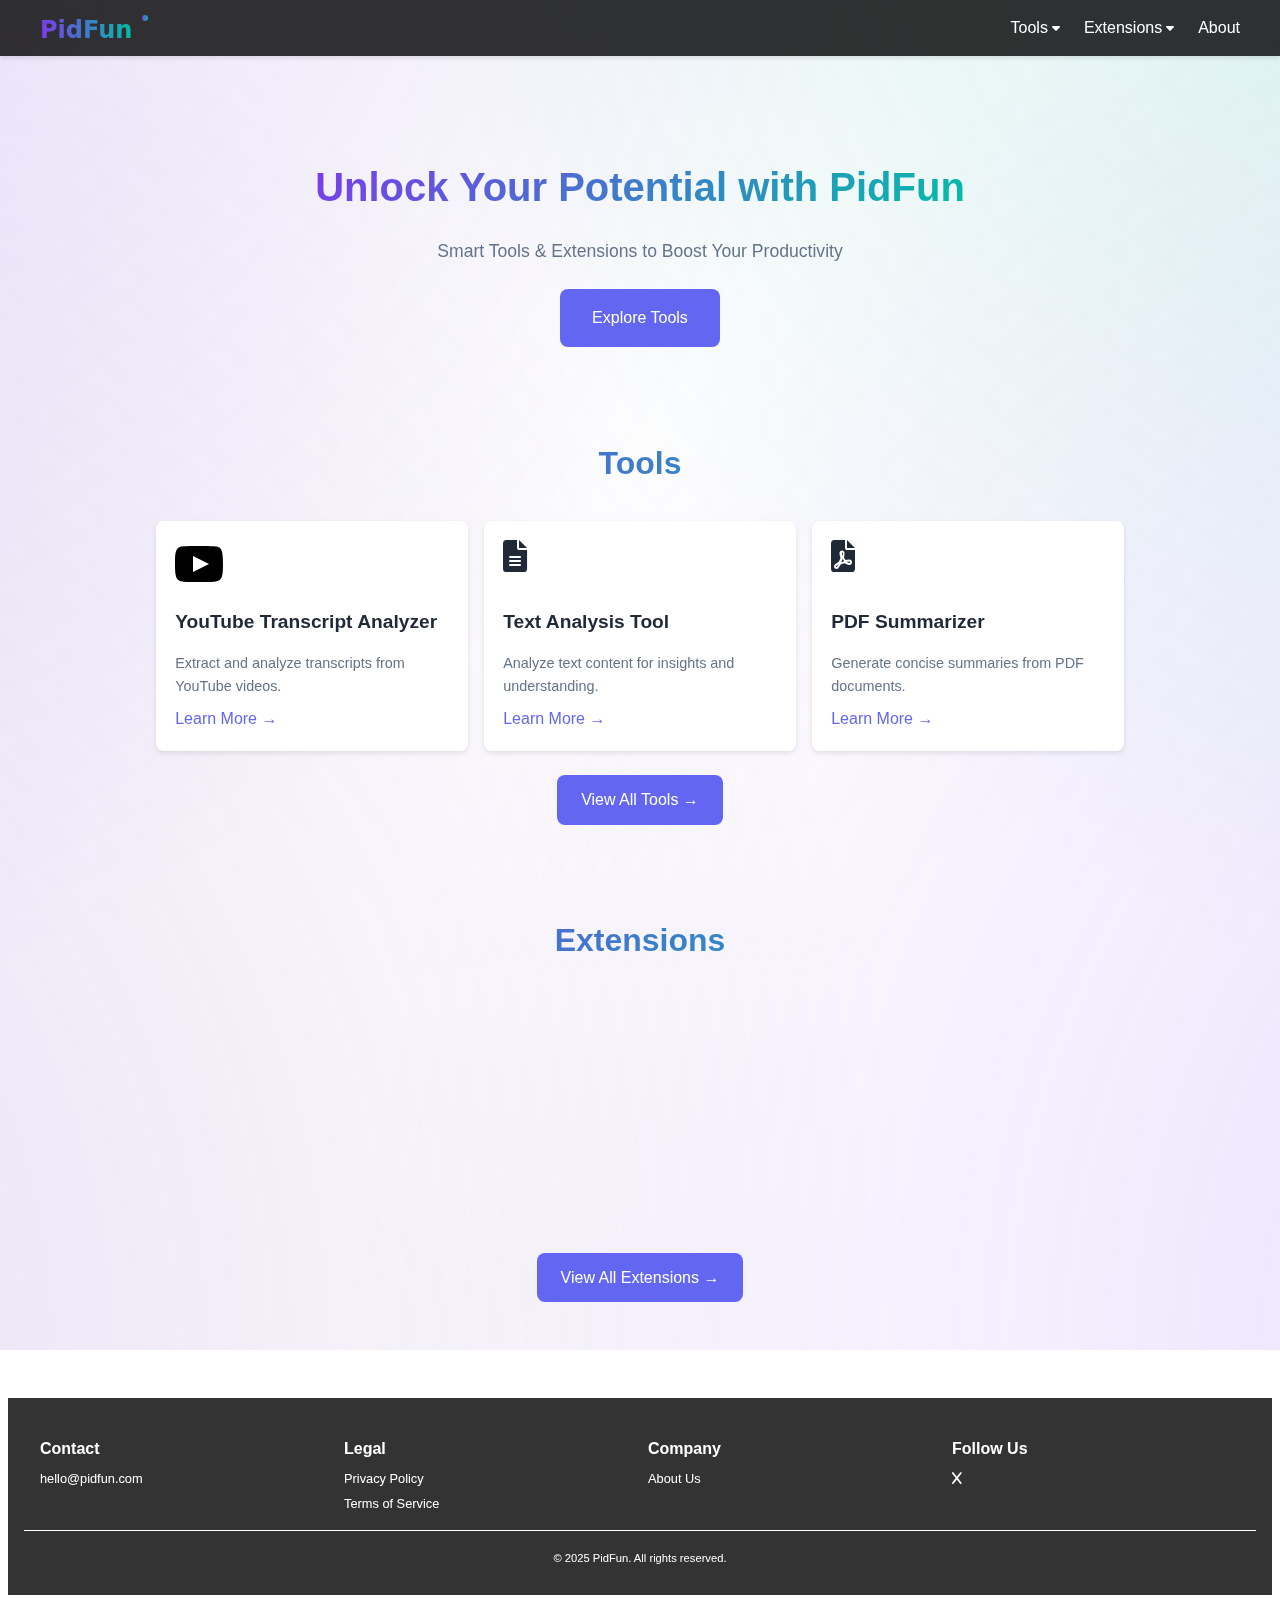
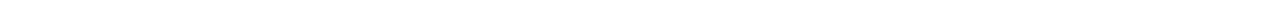
<file: index.html>
<!DOCTYPE html>
<html lang="en">
<head>
    <meta charset="UTF-8">
    <meta name="viewport" content="width=device-width, initial-scale=1.0">
    <title>PidFun - Smart Tools & Extensions to Boost Your Productivity</title>
    <meta name="description" content="Discover PidFun's suite of AI-powered tools and browser extensions designed to enhance your productivity and simplify your online tasks.">
    <meta name="keywords" content="AI tools, browser extensions, productivity, YouTube transcript, text analysis, PDF summarizer, citation helper, grammar checker, readability enhancer, PidFun">
    <meta name="author" content="PidFun">
    <!-- Google tag (gtag.js) -->
    <script async src="https://www.googletagmanager.com/gtag/js?id=G-E77T1QYW3E"></script>
    <script>
      window.dataLayer = window.dataLayer || [];
      function gtag(){dataLayer.push(arguments);}
      gtag('js', new Date());

      gtag('config', 'G-E77T1QYW3E');
    </script>
    <link rel="stylesheet" href="https://cdnjs.cloudflare.com/ajax/libs/font-awesome/6.0.0/css/all.min.css" integrity="sha512-9usAa10IRO0HhonpyAIVpjrylPvoDwiPUiKdWk5t3PyolY1cOd4DSE0Ga+ri4AuTroPR5aQvXU9xC6qOPnzFeg==" crossorigin="anonymous" referrerpolicy="no-referrer" />
    <link rel="stylesheet" href="assets/css/style.css">
    <link rel="icon" href="assets/img/favicon.ico" type="image/x-icon">
</head>
<body>
    <!-- Include Header -->
    <header class="header">
        <nav class="nav-container">
            <div class="logo">
                <a href="index.html">
                    <img src="assets/img/pidfun-text.svg" alt="PidFun Logo" height="40">
                </a>
            </div>
            <div class="nav-links">
                <div class="dropdown">
                    <a href="#" onclick="return false;">Tools <span class="arrow"><i class="fas fa-caret-down"></i></span></a>
                    <div class="dropdown-content">
                        <a href="tools/tools.html"><i class="fas fa-tools"></i> All Tools</a>
                        <a href="tools/youtube-transcript.html"><i class="fab fa-youtube"></i> YouTube Transcript</a>
                        <a href="tools/text-analysis.html"><i class="fas fa-file-alt"></i> Text Analysis</a>
                        <a href="tools/pdf-summarizer.html"><i class="fas fa-file-pdf"></i> PDF Summarizer</a>
                    </div>
                </div>
                <div class="dropdown">
                    <a href="#" onclick="return false;">Extensions <span class="arrow"><i class="fas fa-caret-down"></i></span></a>
                    <div class="dropdown-content">
                        <a href="extensions/extensions.html"><i class="fas fa-puzzle-piece"></i> All Extensions</a>
                        <a href="extensions/citation-helper.html"><i class="fas fa-quote-left"></i> Citation Helper</a>
                        <a href="extensions/grammar-checker.html"><i class="fas fa-check-double"></i> Grammar Checker</a>
                        <a href="extensions/readability-enhancer.html"><i class="fas fa-book-open"></i> Readability Enhancer</a>
                    </div>
                </div>
                <a href="pages/about.html">About</a>
            </div>
        </nav>
    </header>

    <main class="main-container">
        <section class="hero">
            <div class="hero-content">
                <h1 class="hero-title">Unlock Your Potential with PidFun</h1>
                <p class="hero-subtitle">Smart Tools & Extensions to Boost Your Productivity</p>
                <a href="tools/tools.html" class="cta-button">Explore Tools</a>
            </div>
        </section>

        <section id="tools" class="tools-section">
            <h2>Tools</h2>
            <div class="tools-grid">
                <div class="tool-card">
                    <div class="tool-icon">
                        <!-- SVG for YouTube Tool -->
                        <svg width="48" height="48" viewBox="0 0 24 24" fill="none" xmlns="http://www.w3.org/2000/svg">
                            <path d="M19.615 3.184c-3.604-.246-11.631-.245-15.23 0-3.897.266-4.356 2.09-4.385 8.816.029 6.726.488 8.55 4.385 8.816 3.6.245 11.626.246 15.23 0 3.897-.266 4.356-2.09 4.385-8.816-.029-6.726-.488-8.55-4.385-8.816zm-10.615 12.816v-8l8 3.993-8 4.007z" fill="#000"/>
                        </svg>
                    </div>
                    <h3>YouTube Transcript Analyzer</h3>
                    <p>Extract and analyze transcripts from YouTube videos.</p>
                    <a href="tools/youtube-transcript.html" class="tool-link">Learn More →</a>
                </div>
                <div class="tool-card">
                    <div class="tool-icon">
                        <i class="fas fa-file-alt fa-2x"></i>
                    </div>
                    <h3>Text Analysis Tool</h3>
                    <p>Analyze text content for insights and understanding.</p>
                    <a href="tools/text-analysis.html" class="tool-link">Learn More →</a>
                </div>
                <div class="tool-card">
                    <div class="tool-icon">
                        <i class="fas fa-file-pdf fa-2x"></i>
                    </div>
                    <h3>PDF Summarizer</h3>
                    <p>Generate concise summaries from PDF documents.</p>
                    <a href="tools/pdf-summarizer.html" class="tool-link">Learn More →</a>
                </div>
            </div>
            <div class="view-all-container">
                <a href="tools/tools.html" class="view-all-link">View All Tools →</a>
            </div>
        </section>

        <section id="extensions" class="extensions-section">
            <h2>Extensions</h2>
            <div class="extensions-grid">
                <div class="extension-card">
                    <div class="extension-icon">
                        <i class="fas fa-quote-left fa-2x"></i>
                    </div>
                    <h3>Citation Helper</h3>
                    <p>Generate citations in various formats with ease.</p>
                    <a href="extensions/citation-helper.html" class="extension-link">Learn More →</a>
                </div>
                <div class="extension-card">
                    <div class="extension-icon">
                        <i class="fas fa-check-double fa-2x"></i>
                    </div>
                    <h3>Grammar Checker</h3>
                    <p>Check and correct your grammar online.</p>
                    <a href="extensions/grammar-checker.html" class="extension-link">Learn More →</a>
                </div>
                <div class="extension-card">
                    <div class="extension-icon">
                        <i class="fas fa-book-open fa-2x"></i>
                    </div>
                    <h3>Readability Enhancer</h3>
                    <p>Improve the readability of any text.</p>
                    <a href="extensions/readability-enhancer.html" class="extension-link">Learn More →</a>
                </div>
            </div>
            <div class="view-all-container">
                <a href="extensions/extensions.html" class="view-all-link">View All Extensions →</a>
            </div>
        </section>
    </main>

    <!-- Include Footer -->
    <footer class="footer">
        <div class="footer-content">
            <div class="footer-section">
                <h4>Contact</h4>
                <a href="mailto:hello@pidfun.com">hello@pidfun.com</a>
            </div>
            <div class="footer-section">
                <h4>Legal</h4>
                <a href="pages/privacy.html">Privacy Policy</a>
                <a href="pages/terms.html">Terms of Service</a>
            </div>
            <div class="footer-section">
                <h4>Company</h4>
                <a href="pages/about.html">About Us</a>
            </div>
            <!-- Add Social Media Links -->
            <div class="footer-section">
                <h4>Follow Us</h4>
                <a href="https://x.com/pidfun" target="_blank" rel="noopener noreferrer">
                    <i class="fa-solid fa-x"></i>
                </a>
            </div>
        </div>
        <div class="footer-bottom">
            <p>&copy; 2025 PidFun. All rights reserved.</p>
        </div>
    </footer>
    <script src="assets/js/main.js"></script>
</body>
</html>
</file>
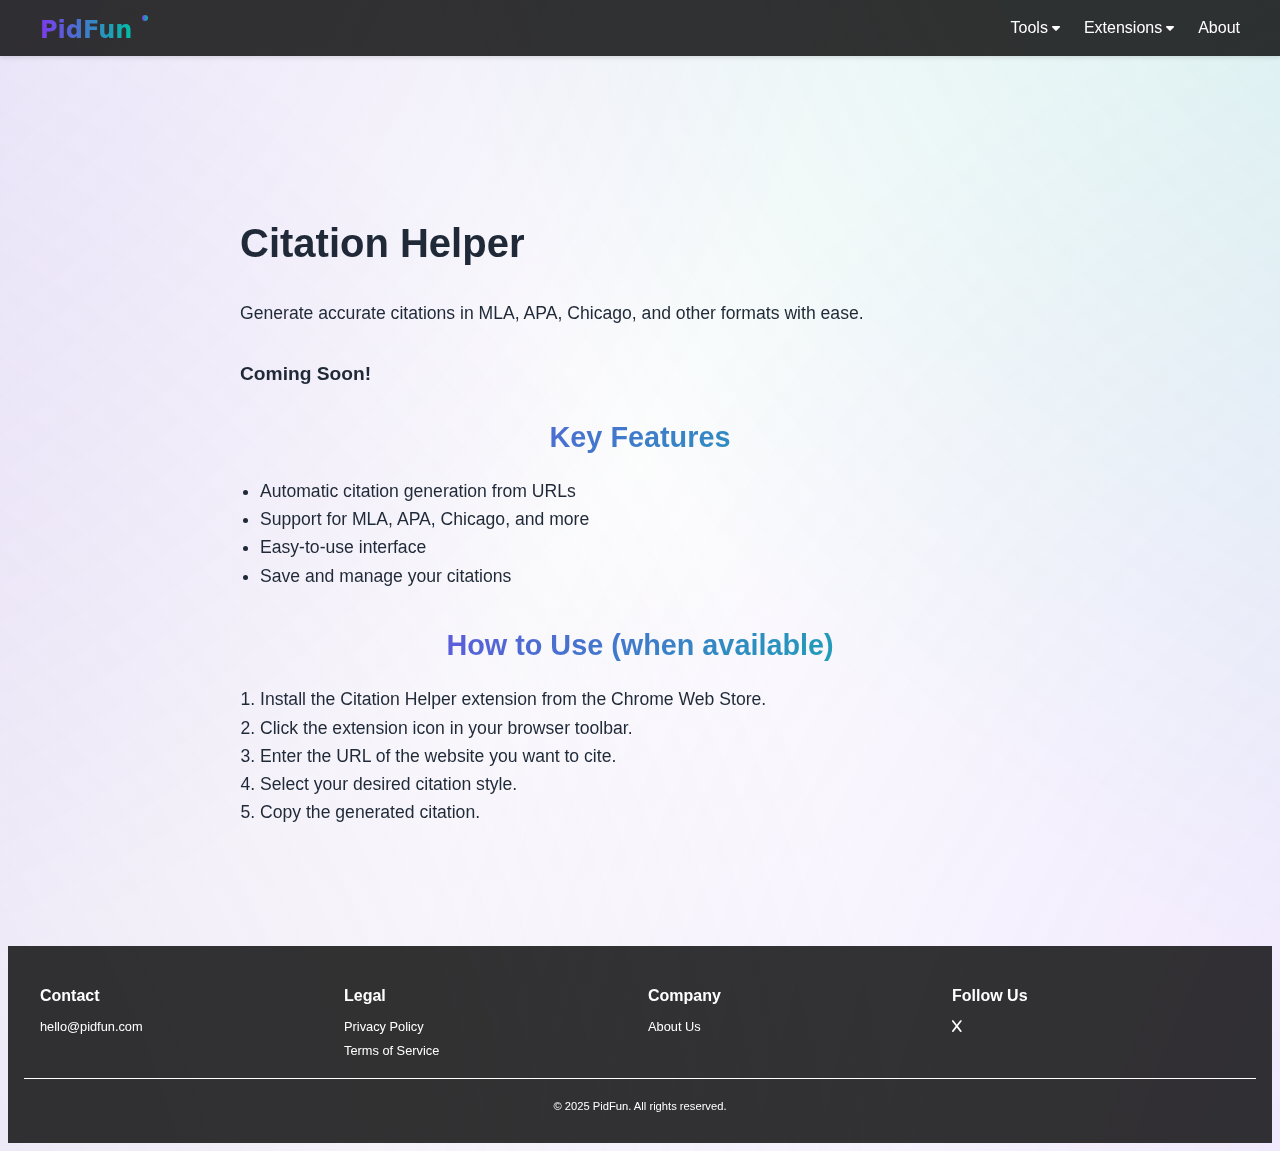
<file: extensions/citation-helper.html>
<!DOCTYPE html>
<html lang="en">
<head>
    <meta charset="UTF-8">
    <meta name="viewport" content="width=device-width, initial-scale=1.0">
    <title>Citation Helper - Generate Accurate Citations | PidFun</title>
    <meta name="description" content="Generate accurate citations in MLA, APA, Chicago, and other formats with PidFun's Citation Helper Chrome extension.">
    <meta name="keywords" content="citation helper, citation generator, MLA citation, APA citation, Chicago citation, Chrome extension, PidFun, bibliography, academic writing">
    <meta name="author" content="PidFun">
    <!-- Google tag (gtag.js) -->
    <script async src="https://www.googletagmanager.com/gtag/js?id=G-E77T1QYW3E"></script>
    <script>
      window.dataLayer = window.dataLayer || [];
      function gtag(){dataLayer.push(arguments);}
      gtag('js', new Date());

      gtag('config', 'G-E77T1QYW3E');
    </script>
    <link rel="stylesheet" href="https://cdnjs.cloudflare.com/ajax/libs/font-awesome/6.0.0/css/all.min.css" integrity="sha512-9usAa10IRO0HhonpyAIVpjrylPvoDwiPUiKdWk5t3PyolY1cOd4DSE0Ga+ri4AuTroPR5aQvXU9xC6qOPnzFeg==" crossorigin="anonymous" referrerpolicy="no-referrer" />
    <link rel="stylesheet" href="../assets/css/style.css">
</head>
<body>
    <header class="header">
        <nav class="nav-container">
            <div class="logo">
                <a href="../index.html">
                    <img src="../assets/img/pidfun-text.svg" alt="PidFun Logo" height="40">
                </a>
            </div>
            <div class="nav-links">
                <div class="dropdown">
                    <a href="#" onclick="return false;">Tools <span class="arrow"><i class="fas fa-caret-down"></i></span></a>
                    <div class="dropdown-content">
                        <a href="../tools/tools.html"><i class="fas fa-tools"></i> All Tools</a>
                        <a href="../tools/youtube-transcript.html"><i class="fab fa-youtube"></i> YouTube Transcript</a>
                        <a href="../tools/text-analysis.html"><i class="fas fa-file-alt"></i> Text Analysis</a>
                        <a href="../tools/pdf-summarizer.html"><i class="fas fa-file-pdf"></i> PDF Summarizer</a>
                    </div>
                </div>
                <div class="dropdown">
                    <a href="#" onclick="return false;">Extensions <span class="arrow"><i class="fas fa-caret-down"></i></span></a>
                    <div class="dropdown-content">
                        <a href="../extensions/extensions.html"><i class="fas fa-puzzle-piece"></i> All Extensions</a>
                        <a href="../extensions/citation-helper.html"><i class="fas fa-quote-left"></i> Citation Helper</a>
                        <a href="../extensions/grammar-checker.html"><i class="fas fa-check-double"></i> Grammar Checker</a>
                        <a href="../extensions/readability-enhancer.html"><i class="fas fa-book-open"></i> Readability Enhancer</a>
                    </div>
                </div>
                <a href="../pages/about.html">About</a>
            </div>
        </nav>
    </header>

    <main class="main-container">
        <section class="extension-section" style="padding-top: 120px;">
            <div class="extension-content" style="max-width: 800px; margin: 0 auto;">
                <h1 style="font-size: 2.5rem; margin-bottom: 1.5rem;">Citation Helper</h1>
                <p style="font-size: 1.1rem; margin-bottom: 2rem; color: var(--text-secondary);">
                    Generate accurate citations in MLA, APA, Chicago, and other formats with ease.
                </p>
                <p style="font-size: 1.2rem; margin-bottom: 1rem; color: var(--accent-color); font-weight: bold;">Coming Soon!</p>

                

                <h2 style="font-size: 1.8rem; margin-bottom: 1rem;">Key Features</h2>
                <ul style="margin-bottom: 2rem; list-style: disc; padding-left: 20px; font-size: 1.1rem; color: var(--text-secondary);">
                    <li>Automatic citation generation from URLs</li>
                    <li>Support for MLA, APA, Chicago, and more</li>
                    <li>Easy-to-use interface</li>
                    <li>Save and manage your citations</li>
                </ul>

                <h2 style="font-size: 1.8rem; margin-bottom: 1rem;">How to Use (when available)</h2>
                <ol style="margin-bottom: 2rem; padding-left: 20px; font-size: 1.1rem; color: var(--text-secondary);">
                    <li>Install the Citation Helper extension from the Chrome Web Store.</li>
                    <li>Click the extension icon in your browser toolbar.</li>
                    <li>Enter the URL of the website you want to cite.</li>
                    <li>Select your desired citation style.</li>
                    <li>Copy the generated citation.</li>
                </ol>

                
            </div>
        </section>
    </main>

    <footer class="footer">
        <div class="footer-content">
            <div class="footer-section">
                <h4>Contact</h4>
                <a href="mailto:hello@pidfun.com">hello@pidfun.com</a>
            </div>
            <div class="footer-section">
                <h4>Legal</h4>
                <a href="../pages/privacy.html">Privacy Policy</a>
                <a href="../pages/terms.html">Terms of Service</a>
            </div>
            <div class="footer-section">
                <h4>Company</h4>
                <a href="../pages/about.html">About Us</a>
            </div>
            <!-- Add Social Media Links -->
            <div class="footer-section">
                <h4>Follow Us</h4>
                <a href="https://x.com/pidfun" target="_blank" rel="noopener noreferrer">
                    <i class="fa-solid fa-x"></i>
                </a>
            </div>
        </div>
        <div class="footer-bottom">
            <p>&copy; 2025 PidFun. All rights reserved.</p>
        </div>
    </footer>

    <script src="../assets/js/main.js"></script>
</body>
</html>
</file>
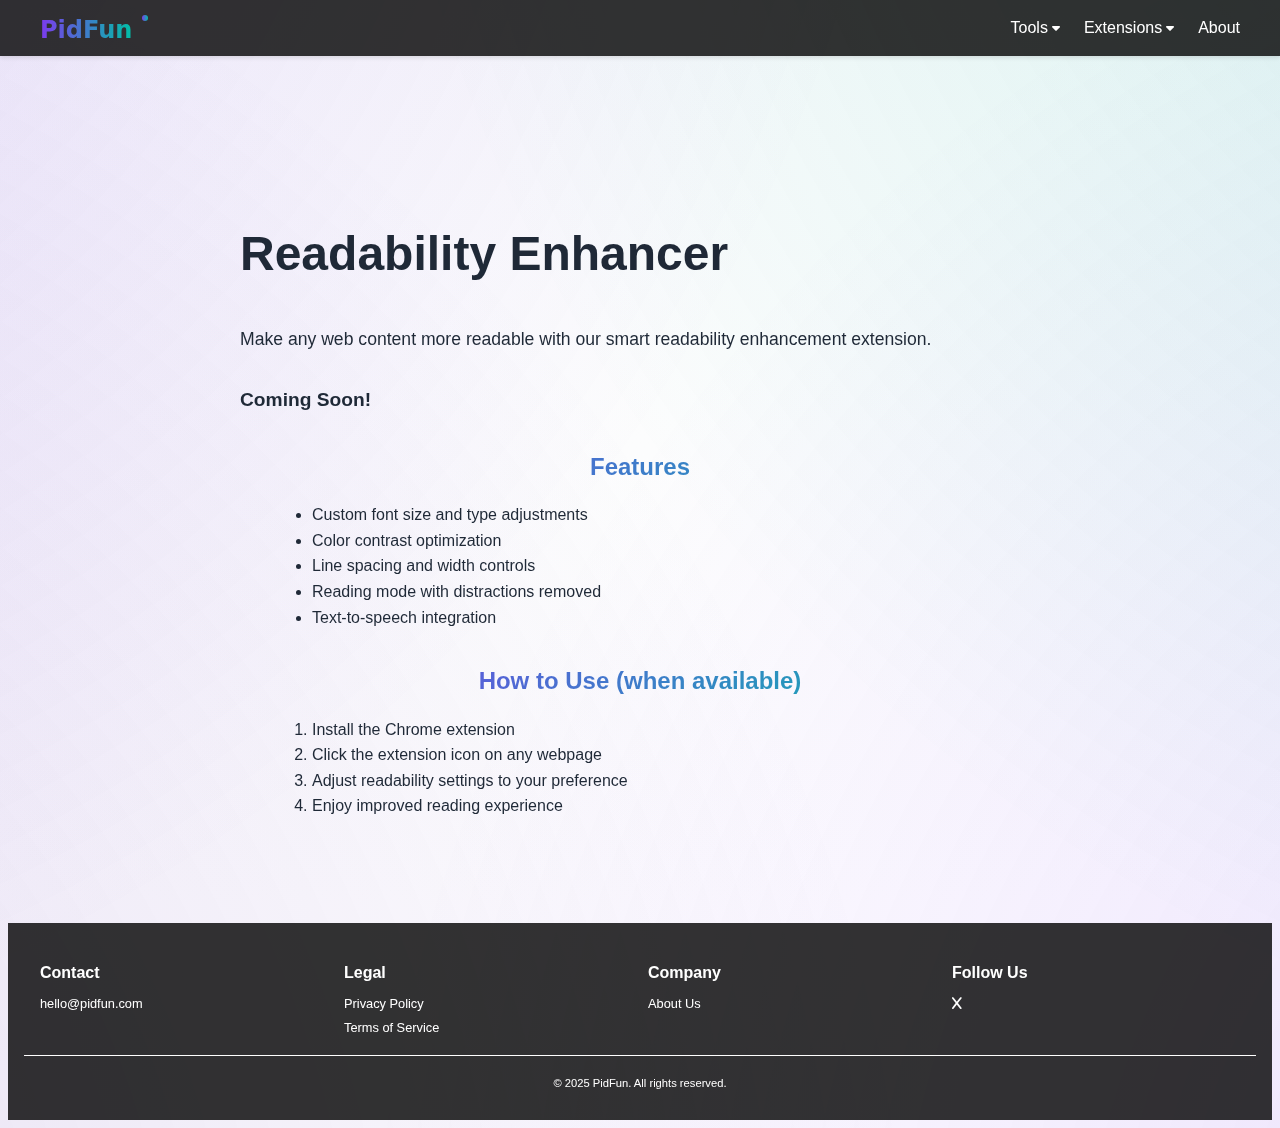
<file: extensions/readability-enhancer.html>
<!DOCTYPE html>
<html lang="en">
<head>
    <meta charset="UTF-8">
    <meta name="viewport" content="width=device-width, initial-scale=1.0">
    <title>Readability Enhancer - PidFun AI Tools</title>
    <meta name="description" content="Enhance the readability of any web content with our smart readability enhancement extension.">
    <meta name="keywords" content="readability enhancer, web content, customization, color contrast, line spacing, reading mode, text-to-speech, PidFun">
    <meta name="author" content="PidFun">
    <!-- Google tag (gtag.js) -->
    <script async src="https://www.googletagmanager.com/gtag/js?id=G-E77T1QYW3E"></script>
    <script>
      window.dataLayer = window.dataLayer || [];
      function gtag(){dataLayer.push(arguments);}
      gtag('js', new Date());

      gtag('config', 'G-E77T1QYW3E');
    </script>
    <link rel="stylesheet" href="https://cdnjs.cloudflare.com/ajax/libs/font-awesome/6.0.0/css/all.min.css" integrity="sha512-9usAa10IRO0HhonpyAIVpjrylPvoDwiPUiKdWk5t3PyolY1cOd4DSE0Ga+ri4AuTroPR5aQvXU9xC6qOPnzFeg==" crossorigin="anonymous" referrerpolicy="no-referrer" />
    <link rel="stylesheet" href="../assets/css/style.css">
</head>
<body>
    <!-- Include Header -->
    <header class="header">
        <nav class="nav-container">
            <div class="logo">
                <a href="../index.html">
                    <img src="../assets/img/pidfun-text.svg" alt="PidFun Logo" height="40">
                </a>
            </div>
            <div class="nav-links">
                <div class="dropdown">
                    <a href="#" onclick="return false;">Tools <span class="arrow"><i class="fas fa-caret-down"></i></span></a>
                    <div class="dropdown-content">
                        <a href="../tools/tools.html"><i class="fas fa-tools"></i> All Tools</a>
                        <a href="../tools/youtube-transcript.html"><i class="fab fa-youtube"></i> YouTube Transcript</a>
                        <a href="../tools/text-analysis.html"><i class="fas fa-file-alt"></i> Text Analysis</a>
                        <a href="../tools/pdf-summarizer.html"><i class="fas fa-file-pdf"></i> PDF Summarizer</a>
                    </div>
                </div>
                <div class="dropdown">
                    <a href="#" onclick="return false;">Extensions <span class="arrow"><i class="fas fa-caret-down"></i></span></a>
                    <div class="dropdown-content">
                        <a href="../extensions/extensions.html"><i class="fas fa-puzzle-piece"></i> All Extensions</a>
                        <a href="../extensions/citation-helper.html"><i class="fas fa-quote-left"></i> Citation Helper</a>
                        <a href="../extensions/grammar-checker.html"><i class="fas fa-check-double"></i> Grammar Checker</a>
                        <a href="../extensions/readability-enhancer.html"><i class="fas fa-book-open"></i> Readability Enhancer</a>
                    </div>
                </div>
                <a href="../pages/about.html">About</a>
            </div>
        </nav>
    </header>

    <main class="main-container">
        <section class="extension-section" style="padding-top: 120px;">
            <div class="extension-content" style="max-width: 800px; margin: 0 auto;">
                <h1 style="font-size: 3rem; margin-bottom: 2rem;">Readability Enhancer</h1>
                
                <div class="extension-description" style="color: var(--text-secondary); font-size: 1.1rem; margin-bottom: 2rem;">
                    <p>Make any web content more readable with our smart readability enhancement extension.</p>
                </div>
                <p style="font-size: 1.2rem; margin-bottom: 1rem; color: var(--accent-color); font-weight: bold;">Coming Soon!</p>

                

                <div class="extension-features">
                    <h2 style="color: var(--text); font-size: 1.5rem; margin: 2rem 0 1rem;">Features</h2>
                    <ul style="margin-left: 2rem;">
                        <li>Custom font size and type adjustments</li>
                        <li>Color contrast optimization</li>
                        <li>Line spacing and width controls</li>
                        <li>Reading mode with distractions removed</li>
                        <li>Text-to-speech integration</li>
                    </ul>
                </div>

                <div class="extension-usage">
                    <h2 style="color: var(--text); font-size: 1.5rem; margin: 2rem 0 1rem;">How to Use (when available)</h2>
                    <ol style="margin-left: 2rem;">
                        <li>Install the Chrome extension</li>
                        <li>Click the extension icon on any webpage</li>
                        <li>Adjust readability settings to your preference</li>
                        <li>Enjoy improved reading experience</li>
                    </ol>
                </div>

                
            </div>
        </section>
    </main>

    <!-- Include Footer -->
    <footer class="footer">
        <div class="footer-content">
            <div class="footer-section">
                <h4>Contact</h4>
                <a href="mailto:hello@pidfun.com">hello@pidfun.com</a>
            </div>
            <div class="footer-section">
                <h4>Legal</h4>
                <a href="../pages/privacy.html">Privacy Policy</a>
                <a href="../pages/terms.html">Terms of Service</a>
            </div>
            <div class="footer-section">
                <h4>Company</h4>
                <a href="../pages/about.html">About Us</a>
            </div>
            <div class="footer-section">
                <h4>Follow Us</h4>
                <a href="https://x.com/pidfun" target="_blank" rel="noopener noreferrer">
                    <i class="fa-solid fa-x"></i>
                </a>
            </div>
        </div>
        <div class="footer-bottom">
            <p>&copy; 2025 PidFun. All rights reserved.</p>
        </div>
    </footer>
</body>
</html>
</file>
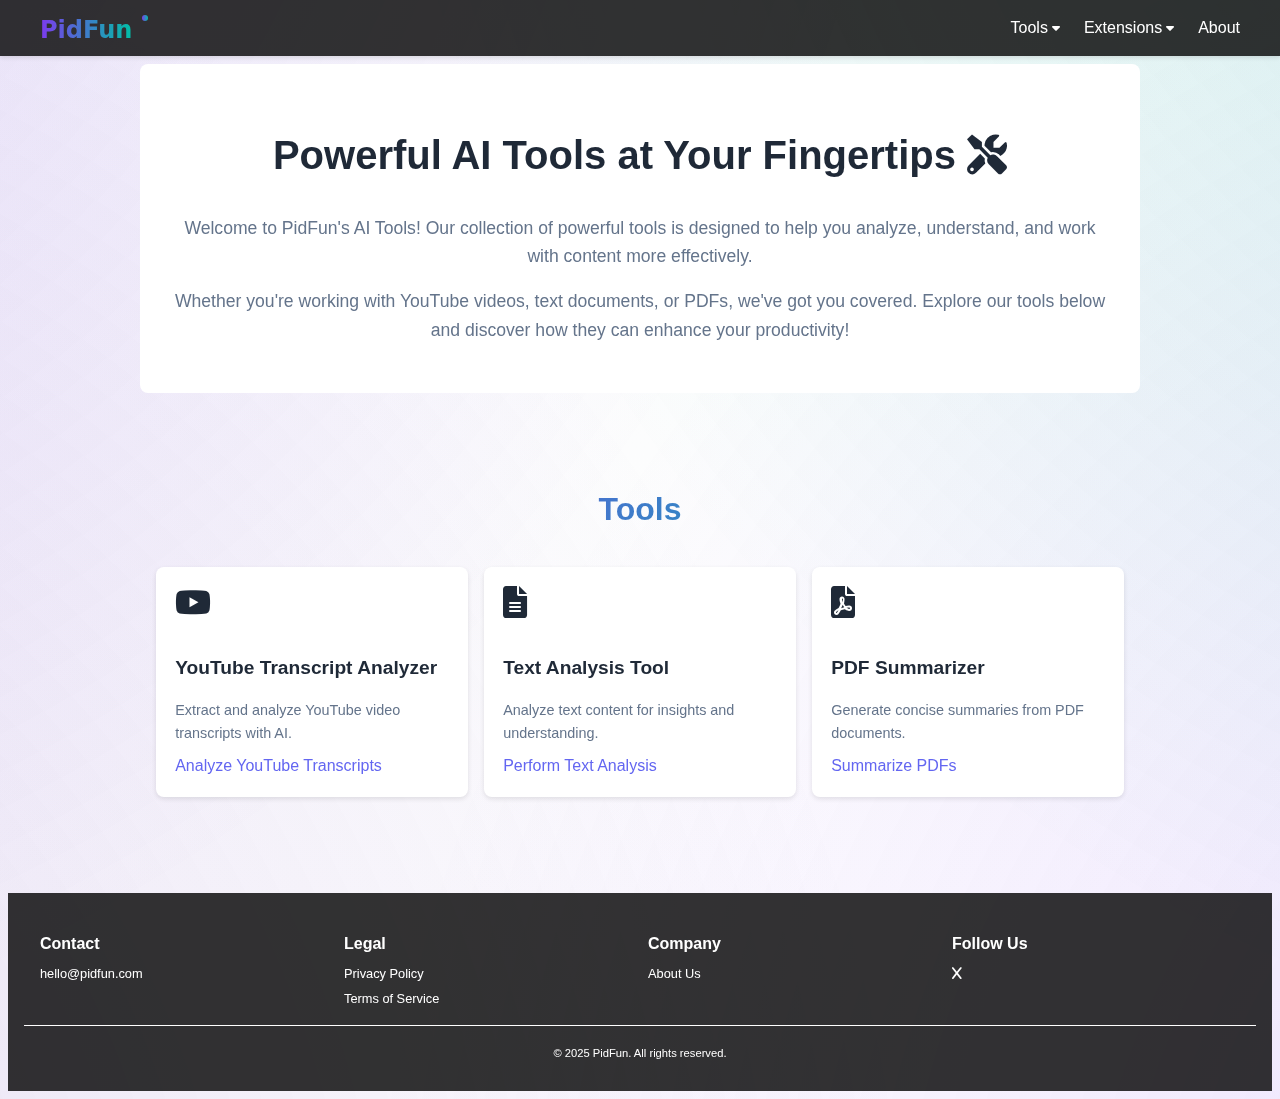
<file: tools/tools.html>
<!DOCTYPE html>
<html lang="en">
<head>
    <meta charset="UTF-8">
    <meta name="viewport" content="width=device-width, initial-scale=1.0">
    <title>AI Tools - YouTube Transcript, Text Analysis, PDF Summarizer | PidFun</title>
    <meta name="description" content="Explore PidFun's powerful AI tools: YouTube Transcript Analyzer, Text Analysis Tool, and PDF Summarizer. Enhance your productivity and content understanding.">
    <meta name="keywords" content="AI tools, YouTube transcript, text analysis, PDF summarizer, PidFun, productivity, content analysis">
    <meta name="author" content="PidFun">
    <!-- Google tag (gtag.js) -->
    <script async src="https://www.googletagmanager.com/gtag/js?id=G-E77T1QYW3E"></script>
    <script>
      window.dataLayer = window.dataLayer || [];
      function gtag(){dataLayer.push(arguments);}
      gtag('js', new Date());

      gtag('config', 'G-E77T1QYW3E');
    </script>
    <link rel="stylesheet" href="https://cdnjs.cloudflare.com/ajax/libs/font-awesome/6.0.0/css/all.min.css" integrity="sha512-9usAa10IRO0HhonpyAIVpjrylPvoDwiPUiKdWk5t3PyolY1cOd4DSE0Ga+ri4AuTroPR5aQvXU9xC6qOPnzFeg==" crossorigin="anonymous" referrerpolicy="no-referrer" />
    <link rel="stylesheet" href="../assets/css/style.css">
</head>
<body>
    <!-- Include Header -->
    <header class="header">
        <nav class="nav-container">
            <div class="logo">
                <a href="../index.html">
                    <img src="../assets/img/pidfun-text.svg" alt="PidFun Logo" height="40">
                </a>
            </div>
            <div class="nav-links">
                <div class="dropdown">
                    <a href="#" onclick="return false;">Tools <span class="arrow"><i class="fas fa-caret-down"></i></span></a>
                    <div class="dropdown-content">
                        <a href="tools.html"><i class="fas fa-tools"></i> All Tools</a>
                        <a href="youtube-transcript.html"><i class="fab fa-youtube"></i> YouTube Transcript</a>
                        <a href="text-analysis.html"><i class="fas fa-file-alt"></i> Text Analysis</a>
                        <a href="pdf-summarizer.html"><i class="fas fa-file-pdf"></i> PDF Summarizer</a>
                    </div>
                </div>
                <div class="dropdown">
                    <a href="#" onclick="return false;">Extensions <span class="arrow"><i class="fas fa-caret-down"></i></span></a>
                    <div class="dropdown-content">
                        <a href="../extensions/extensions.html"><i class="fas fa-puzzle-piece"></i> All Extensions</a>
                        <a href="../extensions/citation-helper.html"><i class="fas fa-quote-left"></i> Citation Helper</a>
                        <a href="../extensions/grammar-checker.html"><i class="fas fa-check-double"></i> Grammar Checker</a>
                        <a href="../extensions/readability-enhancer.html"><i class="fas fa-book-open"></i> Readability Enhancer</a>
                    </div>
                </div>
                <a href="../pages/about.html">About</a>
            </div>
        </nav>
    </header>

    <main class="main-container">
        <section id="tools-intro" class="intro-section">
            <h1>Powerful AI Tools at Your Fingertips <i class="fas fa-tools"></i></h1>
            <p>
                Welcome to PidFun's AI Tools! Our collection of powerful tools is designed to help you analyze, understand, and work with content more effectively.
            </p>
            <p>
                Whether you're working with YouTube videos, text documents, or PDFs, we've got you covered. Explore our tools below and discover how they can enhance your productivity!
            </p>
        </section>

        <section id="tools" class="tools-section">
            <h2>Tools</h2>
            <div class="tools-grid">
                <div class="tool-card">
                    <div class="tool-icon">
                        <i class="fab fa-youtube fa-2x"></i>
                    </div>
                    <h3>YouTube Transcript Analyzer</h3>
                    <p>Extract and analyze YouTube video transcripts with AI.</p>
                    <a href="./youtube-transcript.html" class="tool-link">Analyze YouTube Transcripts</a>
                </div>
                <div class="tool-card">
                    <div class="tool-icon">
                        <i class="fas fa-file-alt fa-2x"></i>
                    </div>
                    <h3>Text Analysis Tool</h3>
                    <p>Analyze text content for insights and understanding.</p>
                    <a href="./text-analysis.html" class="tool-link">Perform Text Analysis</a>
                </div>
                <div class="tool-card">
                    <div class="tool-icon">
                        <i class="fas fa-file-pdf fa-2x"></i>
                    </div>
                    <h3>PDF Summarizer</h3>
                    <p>Generate concise summaries from PDF documents.</p>
                    <a href="./pdf-summarizer.html" class="tool-link">Summarize PDFs</a>
                </div>
            </div>
        </section>
    </main>

    <!-- Include Footer -->
    <footer class="footer">
        <div class="footer-content">
            <div class="footer-section">
                <h4>Contact</h4>
                <a href="mailto:hello@pidfun.com">hello@pidfun.com</a>
            </div>
            <div class="footer-section">
                <h4>Legal</h4>
                <a href="../pages/privacy.html">Privacy Policy</a>
                <a href="../pages/terms.html">Terms of Service</a>
            </div>
            <div class="footer-section">
                <h4>Company</h4>
                <a href="../pages/about.html">About Us</a>
            </div>
            <!-- Add Social Media Links -->
            <div class="footer-section">
                <h4>Follow Us</h4>
                <a href="https://x.com/pidfun" target="_blank" rel="noopener noreferrer">
                    <i class="fa-solid fa-x"></i>
                </a>
            </div>
        </div>
        <div class="footer-bottom">
            <p>&copy; 2025 PidFun. All rights reserved.</p>
        </div>
    </footer>
    <script src="../assets/js/main.js"></script>
</body>
</html>
</file>
<file: assets/css/style.css>
/* Master Stylesheet */

/* Root Variables */
:root {
    --primary: #6366F1;
    --primary-dark: #4F46E5;
    --secondary: #E11D48;
    --accent: #0EA5E9;
    --text: #1f2937;
    --text-primary: #1E293B;
    --text-light: #64748B;
    --background: #ffffff;
    --background-primary: #F9FAFB;
    --background-alt: #FFFFFF;
    --card-bg: #ffffff;
    --gradient-start: #7C3AED;
    --gradient-mid1: #6A3FB5;
    --gradient-mid2: #00BFA6;
    --gradient-end: #ffffff;
    --gradient: linear-gradient(135deg, var(--gradient-start), var(--gradient-mid2));
    --cta-bg: var(--primary);
    --cta-text: #fff;
}

/* Global Styles */
body {
    font-family: 'Open Sans', sans-serif;
    font-size: 16px;
    line-height: 1.6;
    color: var(--text);
    overflow-x: hidden;
    background: linear-gradient(to bottom, var(--background-primary), var(--background-alt));
    background-attachment: fixed;
    background-size: 100vw 100vh;
    background-position: center;
    padding-top: 56px;
    position: relative;
}

body::before {
    content: '';
    position: fixed;
    inset: -50%;
    width: 200%;
    height: 200%;
    background:
        radial-gradient(circle at 0% 0%, rgba(124, 58, 237, 0.2) 0%, transparent 50%),
        radial-gradient(circle at 100% 0%, rgba(0, 191, 166, 0.2) 0%, transparent 50%),
        radial-gradient(circle at 0% 100%, rgba(106, 63, 181, 0.2) 0%, transparent 50%),
        radial-gradient(circle at 100% 100%, rgba(124, 58, 237, 0.2) 0%, transparent 50%);
    animation: gradientMove 30s linear infinite;
    pointer-events: none;
    z-index: -1;
}

@keyframes gradientMove {
    0%   { transform: translate(0, 0); }
    50%  { transform: translate(-25%, -25%); }
    100% { transform: translate(0, 0); }
}

.main-container {
    max-width: 1000px;
    margin: 0 auto;
}

/* --- Component Styles (Combined) --- */

/* Header Styles */
.header {
    position: fixed;
    top: 0;
    left: 0;
    width: 100%;
    background: rgba(0, 0, 0, 0.8);
    z-index: 1000;
    transition: background-color 0.3s ease;
    box-shadow: 0 2px 4px rgba(0, 0, 0, 0.1);
}

.nav-container {
    display: flex;
    justify-content: space-between;
    align-items: center;
    max-width: 1200px;
    margin: 0 auto;
    padding: 0.5rem 1rem;
}

.logo a {
    text-decoration: none;
    font-size: 1.2rem;
    color: var(--text-light);
    color: #ffffff;
    display: flex;
    align-items: center;
    gap: 0.5rem;
}

.logo img {
    height: 40px;
}

.logo text {
    font-family: system-ui, sans-serif;
    font-size: 24px;
    font-weight: bold;
    fill: url(#logoGradient);
}

.nav-links {
    display: flex;
    gap: 1.5rem;
}

.nav-links a {
    text-decoration: none;
    color: #ffffff;
    font-weight: 500;
    transition: color 0.3s ease;
}

.nav-links a:hover {
    color: var(--primary);
    text-shadow: 0 0 10px rgba(79, 70, 229, 0.7);
}

/* Footer Styles */
.footer {
    background: rgba(0, 0, 0, 0.8);
    padding: 1rem;
    margin-top: 4rem;
}

.footer-content {
    max-width: 1200px;
    margin: 0 auto;
    display: grid;
    grid-template-columns: repeat(auto-fit, minmax(200px, 1fr));
    gap: 1rem;
}

.footer-section {
    display: flex;
    flex-direction: column;
    gap: 0.25rem;
}

.footer-section h4 {
    margin-bottom: 0.25rem;
    color: var(--text);
    font-size: 1rem;
    color: #ffffff;
}

.footer-section a {
    text-decoration: none;
    color: var(--text-light);
    transition: color 0.3s ease;
    font-size: 0.8rem;
    color: #ffffff;
}

.footer-section a:hover {
    color: var(--primary);
}

.footer-bottom {
    text-align: center;
    margin-top: 1rem;
    padding-top: 0.5rem;
    border-top: 1px solid var(--background);
    color: var(--text-light);
    font-size: 0.7rem;
    color: #ffffff;
}

/* Hero Section Styles */
.hero {
    min-height: 35vh;
    display: flex;
    align-items: center;
    justify-content: center;
    text-align: center;
    padding: 1rem;
    margin-bottom: -2rem;
}

.hero-content {
    max-width: 800px;
    padding: 1rem;
}

.hero h1 {
    font-size: 2.5rem;
    margin-bottom: 0.75rem;
    background: linear-gradient(135deg, var(--gradient-start) 0%, var(--gradient-mid2) 100%);
    -webkit-background-clip: text;
    -webkit-text-fill-color: transparent;
}

.hero p {
    font-size: 1.1rem;
    color: var(--text-light);
    margin-bottom: 1.5rem;
}

.cta-button {
    display: inline-block;
    padding: 1rem 2rem;
    background: var(--cta-bg);
    color: var(--cta-text);
    text-decoration: none;
    border-radius: 0.5rem;
    transition: background-color 0.3s ease, transform 0.2s ease;
}

.cta-button:hover {
    background-color: var(--primary-dark);
    transform: scale(1.05);
}

/* Cards Section Styles */
.tools-section, .extensions-section {
    padding: 2rem 1rem;
}

.tools-grid, .extensions-grid {
    display: grid;
    grid-template-columns: repeat(auto-fit, minmax(250px, 1fr));
    gap: 1rem;
    margin-top: 2rem;
}

.tool-card, .extension-card {
    background-color: var(--background-alt);
    border-radius: 0.5rem;
    box-shadow: 0 2px 5px rgba(0, 0, 0, 0.1);
    transition: transform 0.2s ease-in-out, box-shadow 0.2s ease-in-out;
    padding: 1.2rem;
}

.tool-card:hover, .extension-card:hover {
    transform: translateY(-5px);
    box-shadow: 0 4px 10px rgba(0, 0, 0, 0.2);
}

.tool-icon, .extension-icon {
    width: 48px;
    height: 48px;
    margin-bottom: 1rem;
}

.tool-card h3, .extension-card h3 {
    font-size: 1.2rem;
    margin-bottom: 0.5rem;
    color: var(--text);
}

.tool-card p, .extension-card p {
    color: var(--text-light);
    margin-bottom: 0.5rem;
    font-size: 0.9rem;
}

.tool-link, .extension-link {
    display: inline-block;
    color: var(--primary);
    text-decoration: none;
    font-weight: 500;
    transition: color 0.3s ease;
}

.tool-link:hover, .extension-link:hover {
    color: var(--primary-dark);
}

/* CTA Section Styles (If you have a separate CTA section) */
/*
.cta-section {
    padding: 4rem 1rem;
    text-align: center;
    background: var(--background-alt);
}

.cta-content {
    max-width: 800px;
    margin: 0 auto;
}

.cta-section h2 {
    font-size: 2rem;
    margin-bottom: 1rem;
}

.cta-section p {
    color: var(--text-light);
    margin-bottom: 2rem;
}
*/

/* General Section Styles */
section {
    padding: 1.5rem;
}

h2 {
    font-size: 2rem;
    font-weight: 700;
    margin-bottom: 1.2rem;
    text-align: center;
    background: linear-gradient(135deg, var(--gradient-start) 0%, var(--gradient-mid2) 100%);
    -webkit-background-clip: text;
    -webkit-text-fill-color: transparent;
}

/* Responsive Design */
@media (max-width: 768px) {
    .nav-container {
        flex-direction: column;
        gap: 0.8rem;
    }

    .nav-links {
        width: 100%;
        justify-content: center;
    }

    .footer-content {
        grid-template-columns: repeat(auto-fit, minmax(140px, 1fr));
    }
}

@media (max-width: 480px) {
    .tools-grid, .extensions-grid {
        grid-template-columns: 1fr;
    }

    .tool-card, .extension-card {
        padding: 0.8rem;
    }

    .tool-card h3, .extension-card h3 {
        font-size: 1.1rem;
    }

    .tool-card p, .extension-card p {
        font-size: 0.8rem;
    }
}

/* View All Link */
.view-all-container {
    text-align: center;
    margin-top: 1.5rem;
}

.view-all-link {
    display: inline-block;
    padding: 0.75rem 1.5rem;
    background-color: var(--primary);
    color: #fff;
    text-decoration: none;
    border-radius: 0.5rem;
    transition: background-color 0.3s ease;
}

.view-all-link:hover {
    background-color: var(--primary-dark);
}

/* Dropdown Styles */
.dropdown {
    position: relative;
    display: inline-block;
}

.dropdown a {
    text-decoration: none;
    color: #ffffff;
    font-weight: 500;
    transition: color 0.3s ease;
    display: flex;
    align-items: center; /* Vertically center the icon and text */
}

.dropdown a:hover {
    color: var(--primary);
    text-shadow: 0 0 10px rgba(79, 70, 229, 0.7);
}

.dropdown-content {
    display: none;
    position: absolute;
    background-color: rgba(0, 0, 0, 0.8);
    min-width: 200px;
    box-shadow: 0px 8px 16px 0px rgba(0,0,0,0.2);
    z-index: 1;
    left: 0;
    border-radius: 5px;
    white-space: nowrap;
}

.dropdown-content a {
    color: white;
    padding: 8px 16px; /* Reduced padding for smaller text */
    text-decoration: none;
    display: block;
    font-size: 0.9rem; /* Reduced font size */
}

.dropdown-content a:hover {
    background-color: rgba(255,255,255,0.1); /* Lighter on hover */
}

.dropdown:hover .dropdown-content {
    display: block;
}

.arrow {
    margin-left: 5px;
}

.dropdown-content i {
    margin-right: 5px; /* Reduced spacing for smaller text */
    width: 1em;
    text-align: center;
    display: inline-block; /* Ensure icons are inline with text */
}

/* Intro Section Styles */
.intro-section {
    padding: 2rem;
    text-align: center;
    background-color: var(--background-alt); /* A softer background */
    border-radius: 0.5rem;
    margin-bottom: 2rem;
}

.intro-section h2 {
    font-size: 2.2rem;
    margin-bottom: 1rem;
}

.intro-section p {
    color: var(--text-light);
    font-size: 1.1rem;
    line-height: 1.6;
}

h1 {
    font-size: 2.5rem;
}

.nav-links .dropdown a .arrow {
    font-size: 0.8rem;
    margin-left: 0.25rem;
    color: #ffffff;
    transition: transform 0.3s ease;
}

.nav-links .dropdown:hover .arrow {
    transform: translateY(3px);
}
</file>
